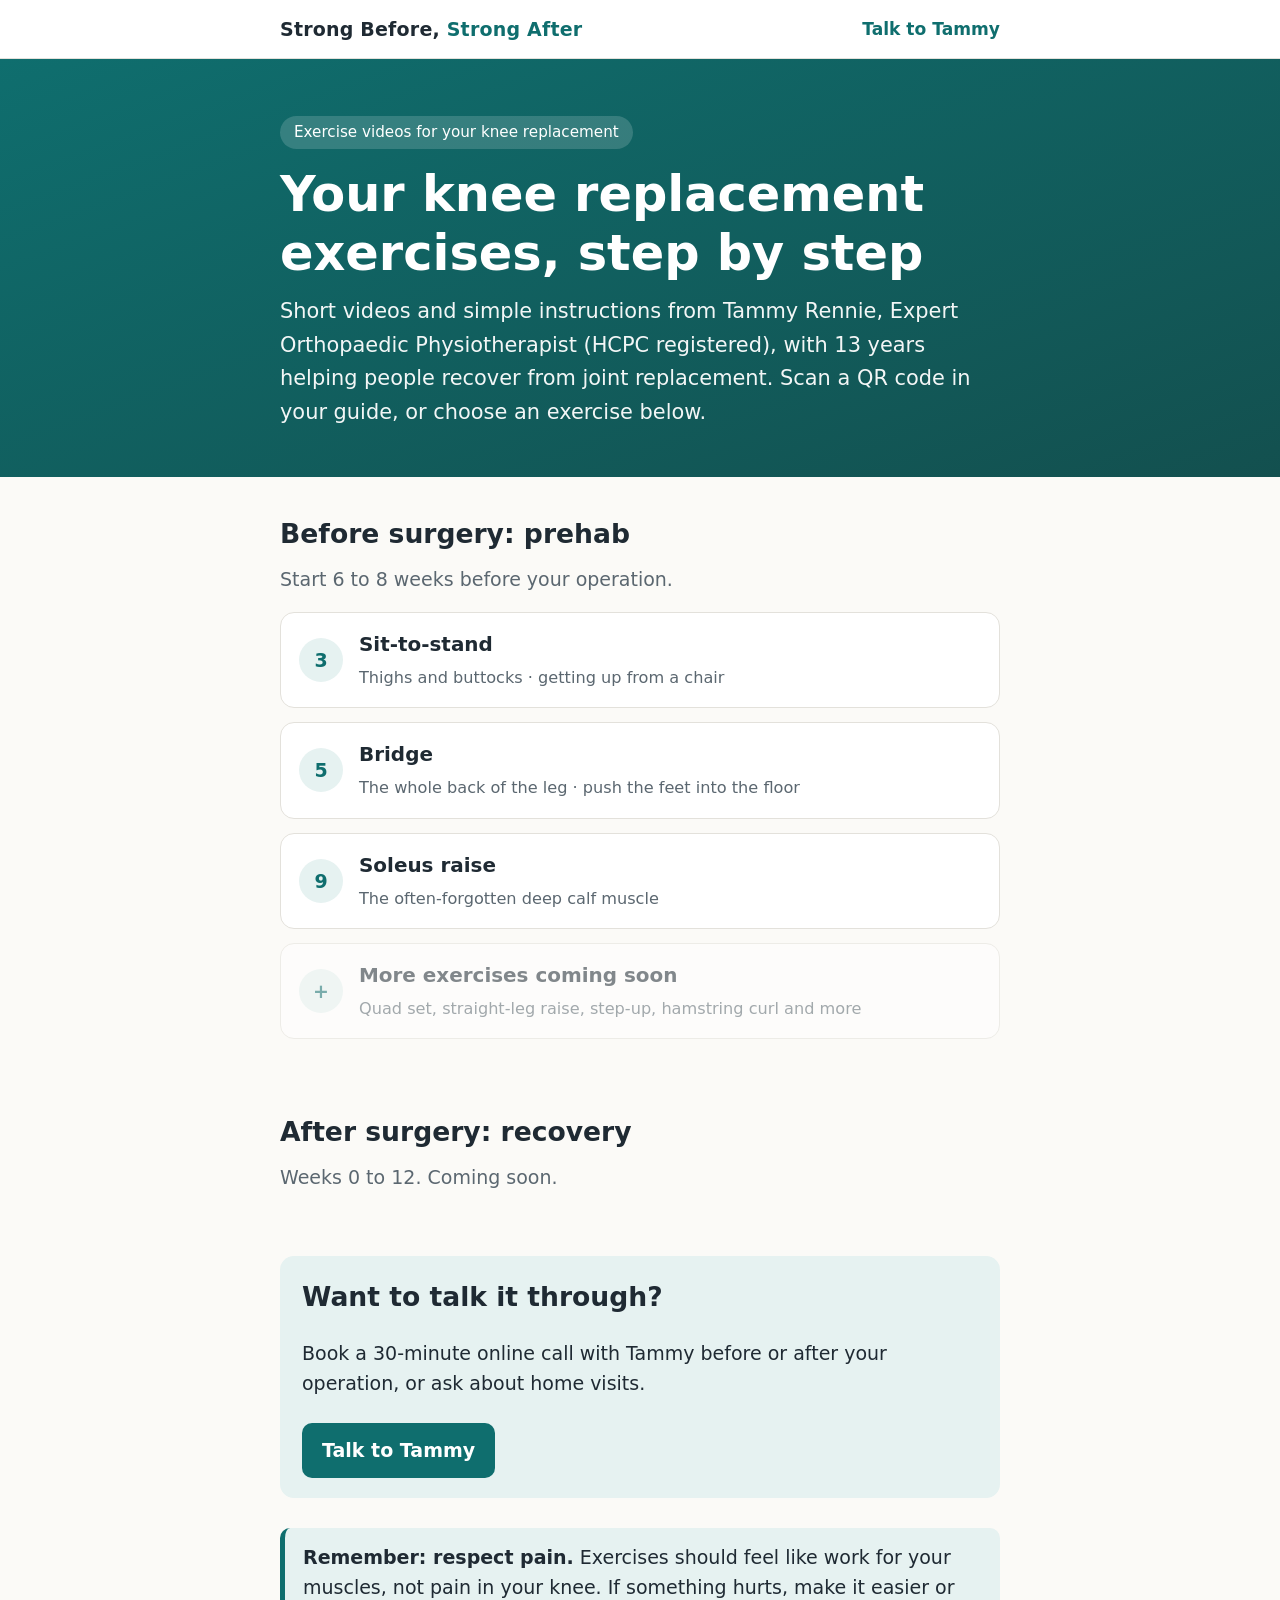
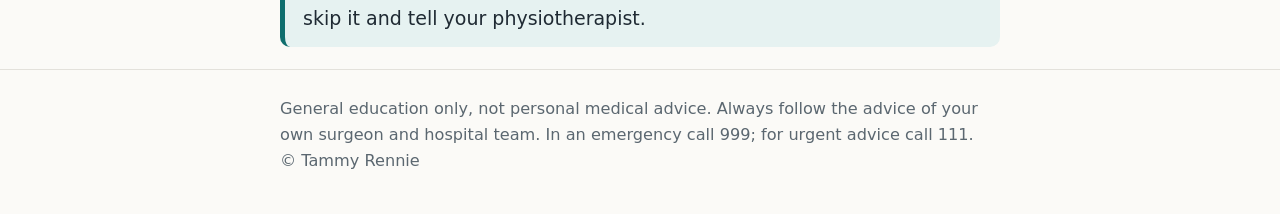
<file: index.html>
<!doctype html>
<html lang="en-GB"><head><meta charset="utf-8"><meta name="viewport" content="width=device-width,initial-scale=1">
<title>Strong Before, Strong After: Knee Replacement Exercises</title><link rel="stylesheet" href="style.css"></head>
<body>
<header class="top"><div class="wrap"><a class="brand" href="index.html">Strong Before, <span>Strong After</span></a><a href="book.html" class="navlink">Talk to Tammy</a></div></header>
<div class="hero"><div class="wrap">
<div class="badge">Exercise videos for your knee replacement</div>
<h1>Your knee replacement exercises, step by step</h1>
<p>Short videos and simple instructions from Tammy Rennie, Expert Orthopaedic Physiotherapist (HCPC registered), with 13 years helping people recover from joint replacement. Scan a QR code in your guide, or choose an exercise below.</p>
</div></div>
<main class="wrap">
<section>
<h2>Before surgery: prehab</h2>
<p class="phase">Start 6 to 8 weeks before your operation.</p>
<div class="grid">
<a class="card" href="exercises/sit-to-stand.html"><div class="num">3</div><div><strong>Sit-to-stand</strong><small>Thighs and buttocks · getting up from a chair</small></div></a>
<a class="card" href="exercises/bridge.html"><div class="num">5</div><div><strong>Bridge</strong><small>The whole back of the leg · push the feet into the floor</small></div></a>
<a class="card" href="exercises/soleus-raise.html"><div class="num">9</div><div><strong>Soleus raise</strong><small>The often-forgotten deep calf muscle</small></div></a>
<div class="card soon"><div class="num">+</div><div><strong>More exercises coming soon</strong><small>Quad set, straight-leg raise, step-up, hamstring curl and more</small></div></div>
</div>
</section>
<section>
<h2>After surgery: recovery</h2>
<p class="phase">Weeks 0 to 12. Coming soon.</p>
</section>
<div class="cta"><h2>Want to talk it through?</h2><p>Book a 30-minute online call with Tammy before or after your operation, or ask about home visits.</p><a class="btn" href="book.html">Talk to Tammy</a></div>
<div class="note teal"><strong>Remember: respect pain.</strong> Exercises should feel like work for your muscles, not pain in your knee. If something hurts, make it easier or skip it and tell your physiotherapist.</div>
</main>
<footer><div class="wrap">General education only, not personal medical advice. Always follow the advice of your own surgeon and hospital team. In an emergency call 999; for urgent advice call 111.<br>© Tammy Rennie</div></footer>
</body></html>
</file>
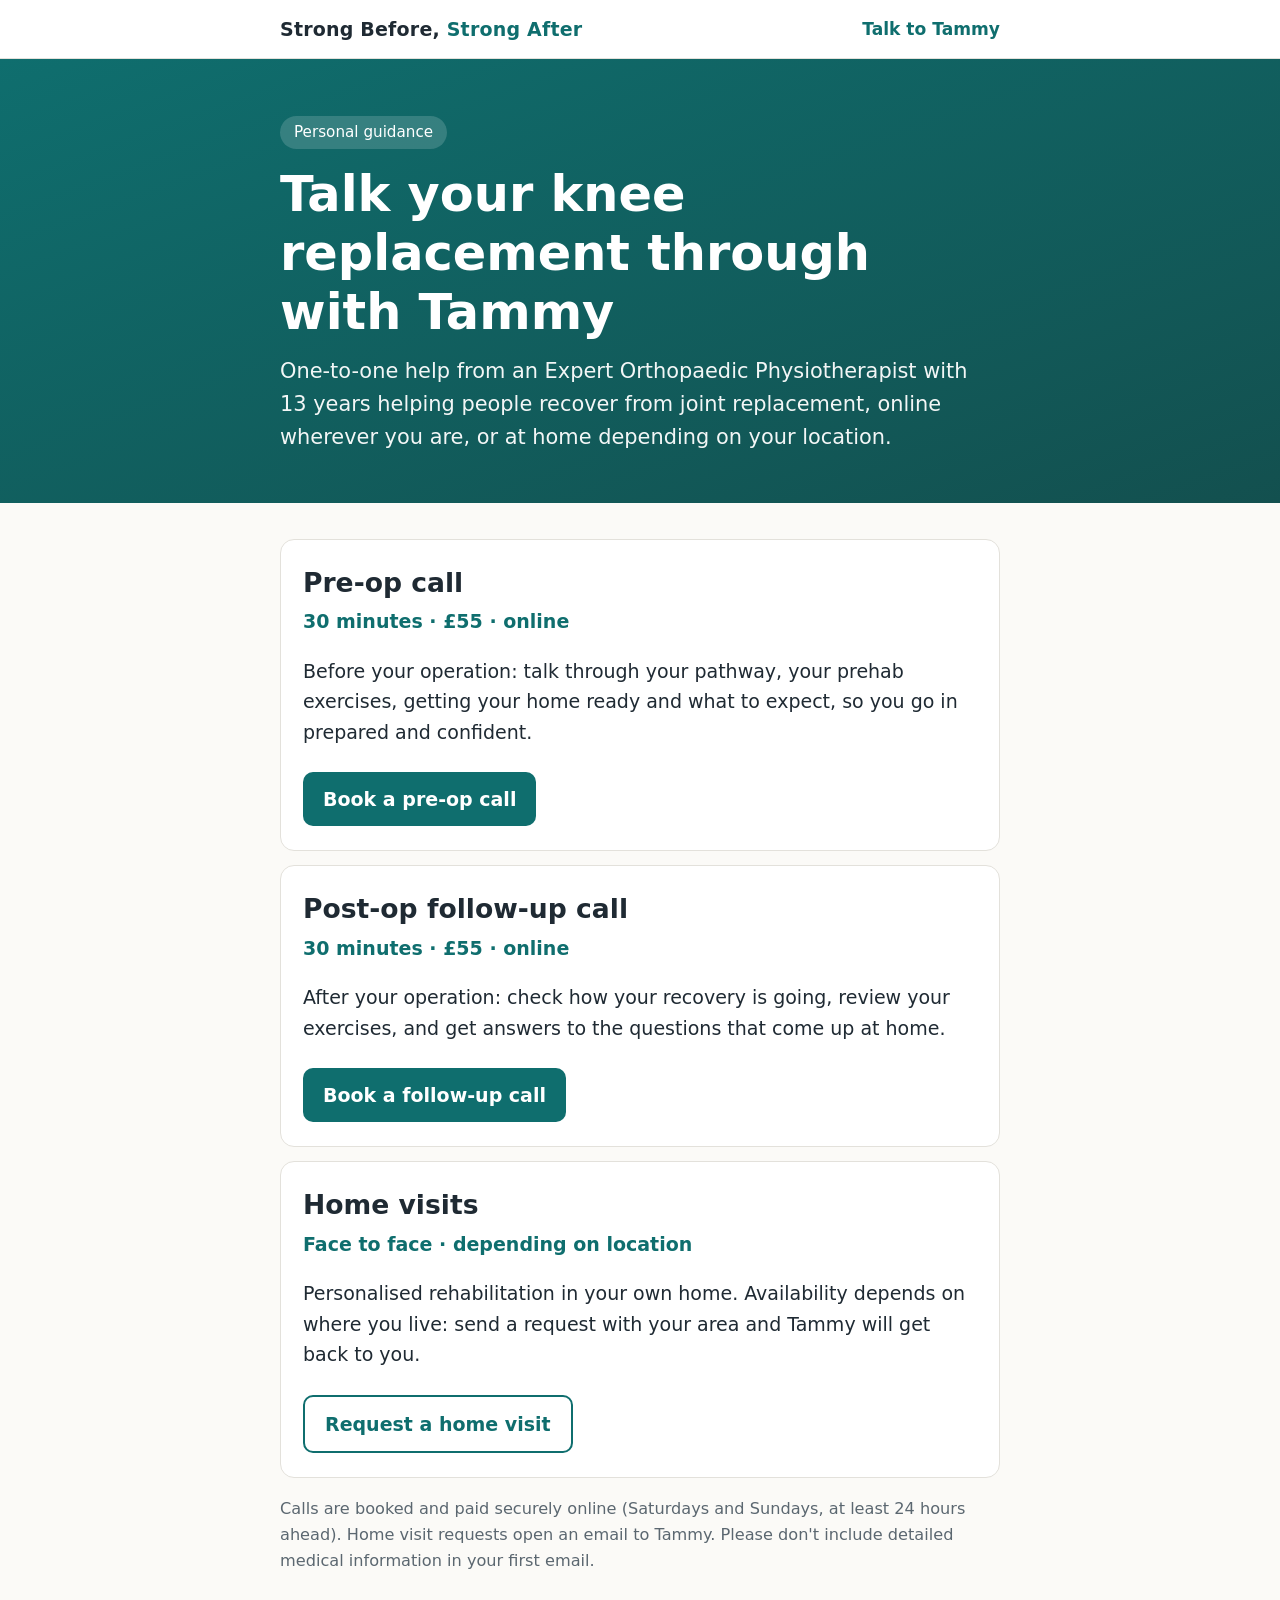
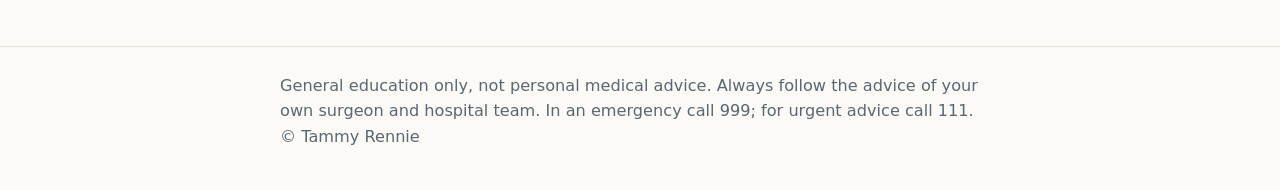
<file: book.html>
<!doctype html>
<html lang="en-GB"><head><meta charset="utf-8"><meta name="viewport" content="width=device-width,initial-scale=1">
<title>Talk to Tammy | Strong Before, Strong After</title><link rel="stylesheet" href="style.css"></head>
<body>
<header class="top"><div class="wrap"><a class="brand" href="index.html">Strong Before, <span>Strong After</span></a><a href="book.html" class="navlink">Talk to Tammy</a></div></header>
<div class="hero"><div class="wrap">
<div class="badge">Personal guidance</div>
<h1>Talk your knee replacement through with Tammy</h1>
<p>One-to-one help from an Expert Orthopaedic Physiotherapist with 13 years helping people recover from joint replacement, online wherever you are, or at home depending on your location.</p>
</div></div>
<main class="wrap">
<section>
<div class="grid">
<div class="service"><h2>Pre-op call</h2><p class="price">30 minutes · £55 · online</p>
<p>Before your operation: talk through your pathway, your prehab exercises, getting your home ready and what to expect, so you go in prepared and confident.</p>
<a class="btn" href="https://tidycal.com/tamararennietr/pre-operation-call" target="_blank" rel="noopener">Book a pre-op call</a></div>
<div class="service"><h2>Post-op follow-up call</h2><p class="price">30 minutes · £55 · online</p>
<p>After your operation: check how your recovery is going, review your exercises, and get answers to the questions that come up at home.</p>
<a class="btn" href="https://tidycal.com/tamararennietr/post-operation-call" target="_blank" rel="noopener">Book a follow-up call</a></div>
<div class="service"><h2>Home visits</h2><p class="price">Face to face · depending on location</p>
<p>Personalised rehabilitation in your own home. Availability depends on where you live: send a request with your area and Tammy will get back to you.</p>
<a class="btn outline" href="mailto:hello@tammyrennie.co.uk?subject=Home%20visit%20request&body=Hello%20Tammy%2C%0A%0AI%27d%20like%20to%20ask%20about%20home%20visits.%0A%0AMy%20area%20%2F%20postcode%20district%3A%20%0AOperation%20date%20(if%20known)%3A%20%0ADays%20that%20suit%20me%3A%20%0A%0AThank%20you">Request a home visit</a></div>
</div>
<p class="small">Calls are booked and paid securely online (Saturdays and Sundays, at least 24 hours ahead). Home visit requests open an email to Tammy. Please don't include detailed medical information in your first email.</p>
</section>
</main>
<footer><div class="wrap">General education only, not personal medical advice. Always follow the advice of your own surgeon and hospital team. In an emergency call 999; for urgent advice call 111.<br>© Tammy Rennie</div></footer>
</body></html>
</file>
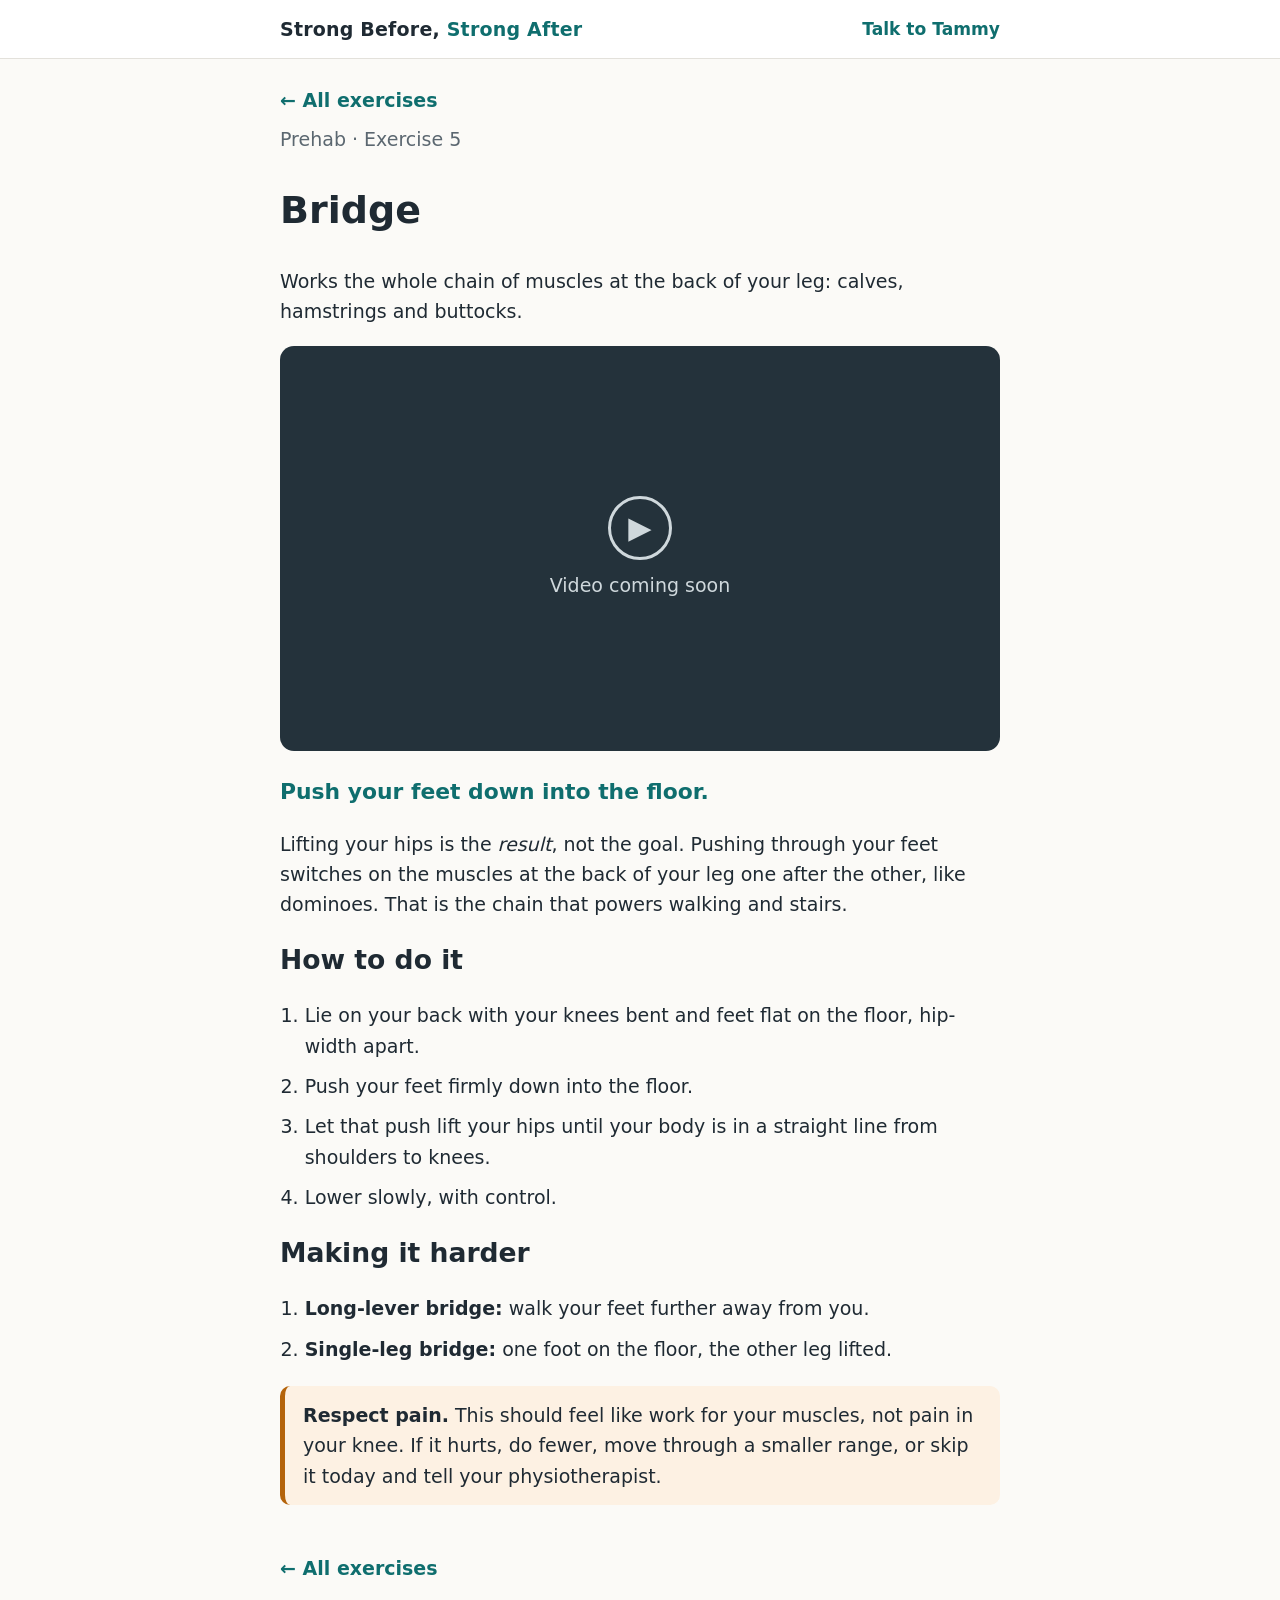
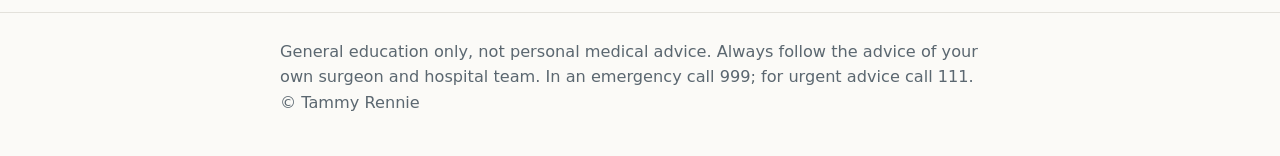
<file: exercises/bridge.html>
<!doctype html>
<html lang="en-GB"><head><meta charset="utf-8"><meta name="viewport" content="width=device-width,initial-scale=1">
<title>Bridge | Strong Before, Strong After</title><link rel="stylesheet" href="../style.css"></head>
<body>
<header class="top"><div class="wrap"><a class="brand" href="../index.html">Strong Before, <span>Strong After</span></a><a href="../book.html" class="navlink">Talk to Tammy</a></div></header>
<main class="wrap">
<a class="back" href="../index.html">← All exercises</a>
<p class="phase">Prehab · Exercise 5</p>
<h1>Bridge</h1>
<p>Works the whole chain of muscles at the back of your leg: calves, hamstrings and buttocks.</p>
<div class="video"><div class="play">▶</div><div>Video coming soon</div></div>
<p class="cue">Push your feet down into the floor.</p>
<p>Lifting your hips is the <em>result</em>, not the goal. Pushing through your feet switches on the muscles at the back of your leg one after the other, like dominoes. That is the chain that powers walking and stairs.</p>
<h2>How to do it</h2>
<ol class="steps"><li>Lie on your back with your knees bent and feet flat on the floor, hip-width apart.</li><li>Push your feet firmly down into the floor.</li><li>Let that push lift your hips until your body is in a straight line from shoulders to knees.</li><li>Lower slowly, with control.</li></ol>
<h2>Making it harder</h2>
<ol class="steps"><li><strong>Long-lever bridge:</strong> walk your feet further away from you.</li><li><strong>Single-leg bridge:</strong> one foot on the floor, the other leg lifted.</li></ol>
<div class="note"><strong>Respect pain.</strong> This should feel like work for your muscles, not pain in your knee. If it hurts, do fewer, move through a smaller range, or skip it today and tell your physiotherapist.</div>
<a class="back" href="../index.html">← All exercises</a>
</main>
<footer><div class="wrap">General education only, not personal medical advice. Always follow the advice of your own surgeon and hospital team. In an emergency call 999; for urgent advice call 111.<br>© Tammy Rennie</div></footer>
</body></html>
</file>
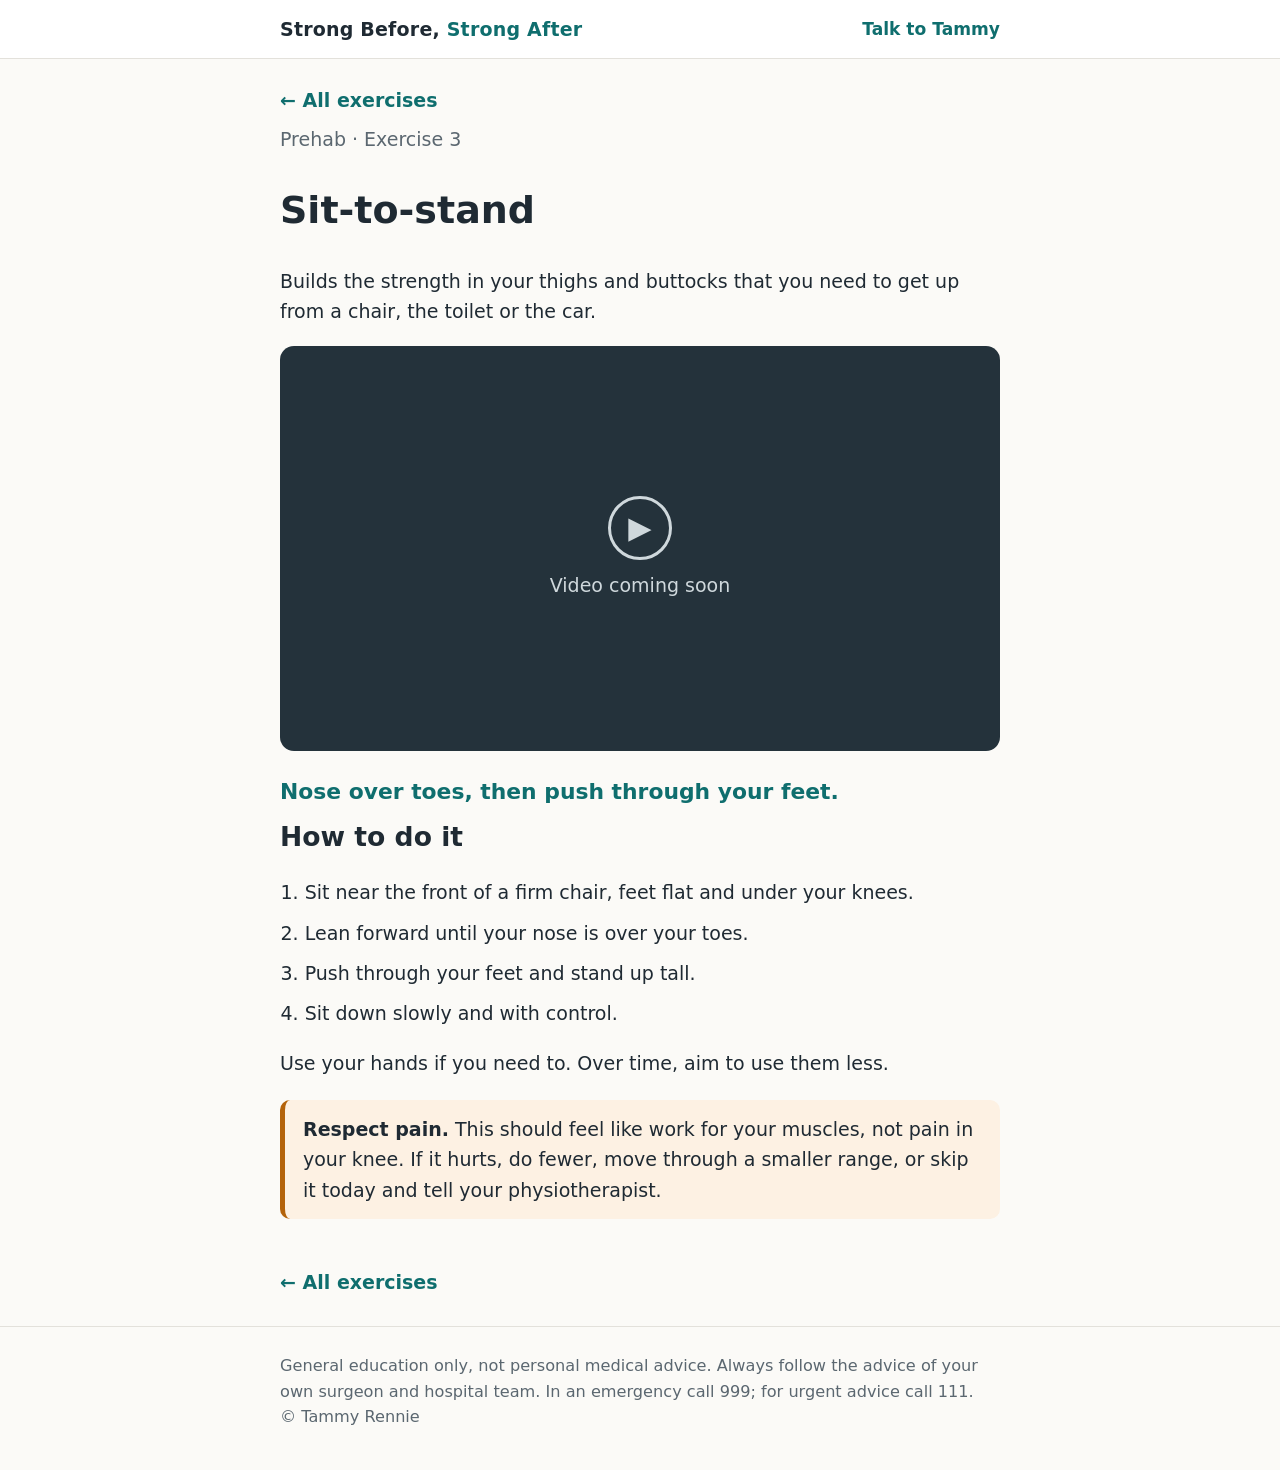
<file: exercises/sit-to-stand.html>
<!doctype html>
<html lang="en-GB"><head><meta charset="utf-8"><meta name="viewport" content="width=device-width,initial-scale=1">
<title>Sit-to-stand | Strong Before, Strong After</title><link rel="stylesheet" href="../style.css"></head>
<body>
<header class="top"><div class="wrap"><a class="brand" href="../index.html">Strong Before, <span>Strong After</span></a><a href="../book.html" class="navlink">Talk to Tammy</a></div></header>
<main class="wrap">
<a class="back" href="../index.html">← All exercises</a>
<p class="phase">Prehab · Exercise 3</p>
<h1>Sit-to-stand</h1>
<p>Builds the strength in your thighs and buttocks that you need to get up from a chair, the toilet or the car.</p>
<div class="video"><div class="play">▶</div><div>Video coming soon</div></div>
<p class="cue">Nose over toes, then push through your feet.</p>
<h2>How to do it</h2>
<ol class="steps"><li>Sit near the front of a firm chair, feet flat and under your knees.</li><li>Lean forward until your nose is over your toes.</li><li>Push through your feet and stand up tall.</li><li>Sit down slowly and with control.</li></ol>
<p>Use your hands if you need to. Over time, aim to use them less.</p>
<div class="note"><strong>Respect pain.</strong> This should feel like work for your muscles, not pain in your knee. If it hurts, do fewer, move through a smaller range, or skip it today and tell your physiotherapist.</div>
<a class="back" href="../index.html">← All exercises</a>
</main>
<footer><div class="wrap">General education only, not personal medical advice. Always follow the advice of your own surgeon and hospital team. In an emergency call 999; for urgent advice call 111.<br>© Tammy Rennie</div></footer>
</body></html>
</file>
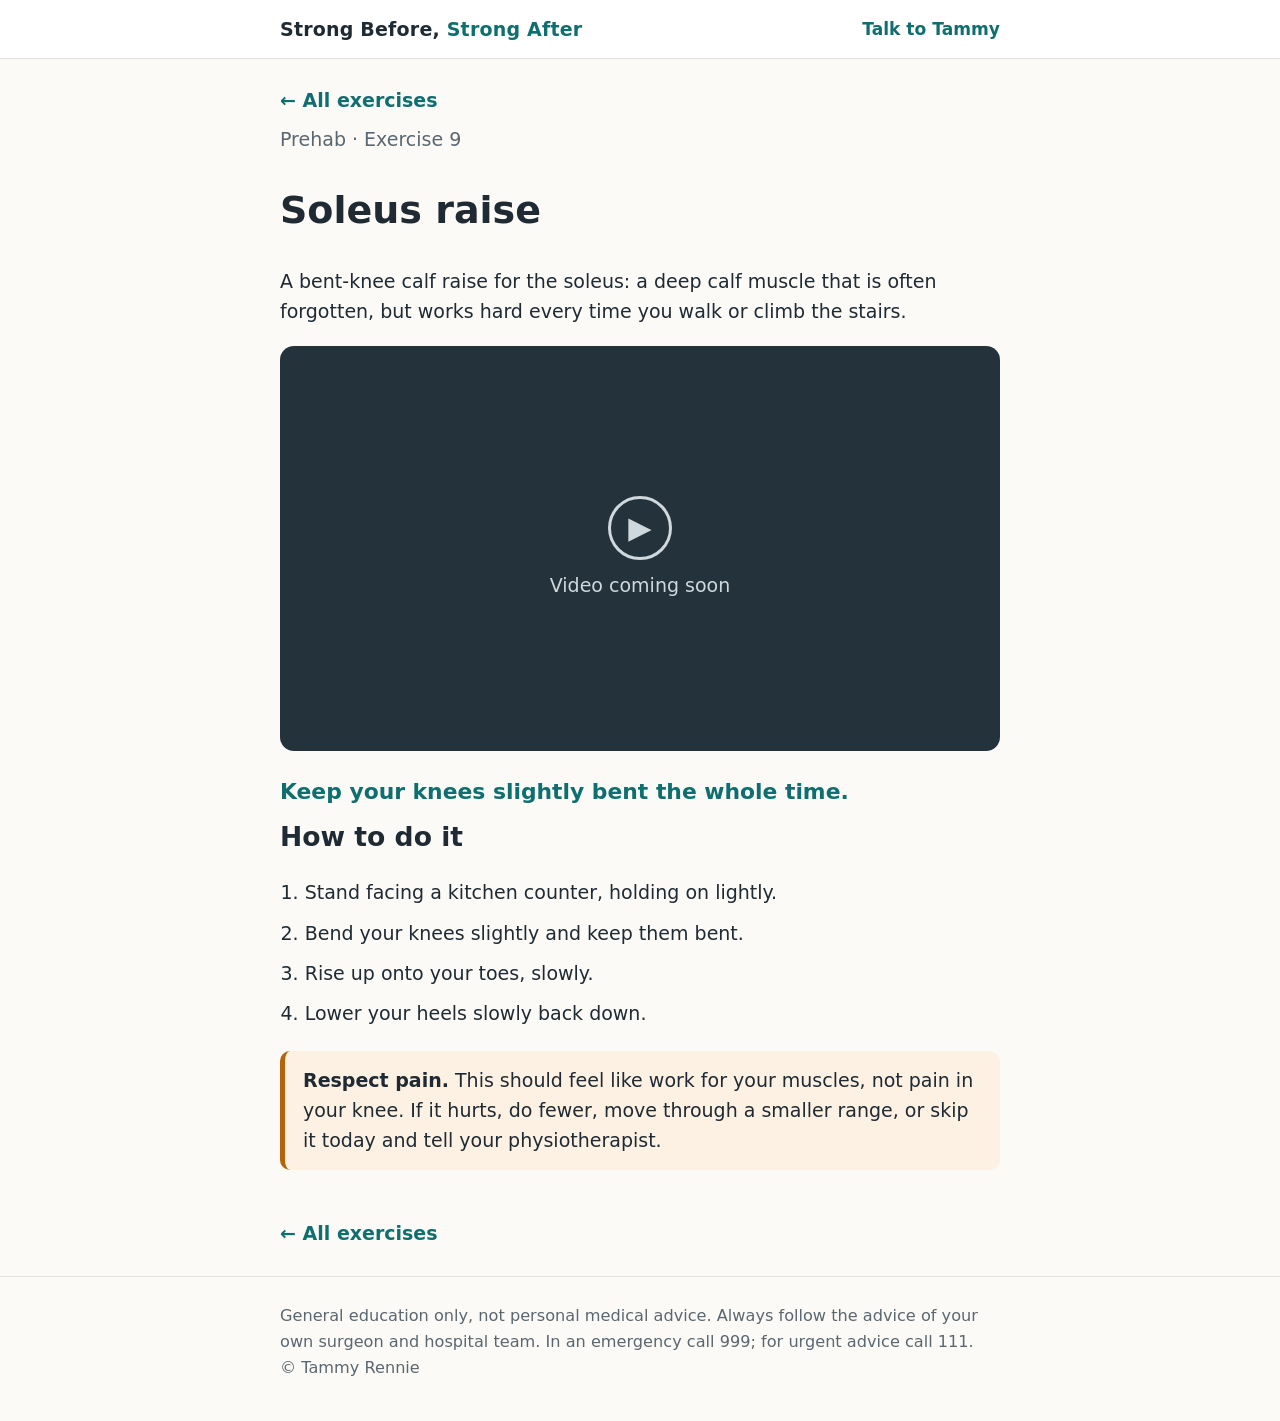
<file: exercises/soleus-raise.html>
<!doctype html>
<html lang="en-GB"><head><meta charset="utf-8"><meta name="viewport" content="width=device-width,initial-scale=1">
<title>Soleus raise | Strong Before, Strong After</title><link rel="stylesheet" href="../style.css"></head>
<body>
<header class="top"><div class="wrap"><a class="brand" href="../index.html">Strong Before, <span>Strong After</span></a><a href="../book.html" class="navlink">Talk to Tammy</a></div></header>
<main class="wrap">
<a class="back" href="../index.html">← All exercises</a>
<p class="phase">Prehab · Exercise 9</p>
<h1>Soleus raise</h1>
<p>A bent-knee calf raise for the soleus: a deep calf muscle that is often forgotten, but works hard every time you walk or climb the stairs.</p>
<div class="video"><div class="play">▶</div><div>Video coming soon</div></div>
<p class="cue">Keep your knees slightly bent the whole time.</p>
<h2>How to do it</h2>
<ol class="steps"><li>Stand facing a kitchen counter, holding on lightly.</li><li>Bend your knees slightly and keep them bent.</li><li>Rise up onto your toes, slowly.</li><li>Lower your heels slowly back down.</li></ol>
<div class="note"><strong>Respect pain.</strong> This should feel like work for your muscles, not pain in your knee. If it hurts, do fewer, move through a smaller range, or skip it today and tell your physiotherapist.</div>
<a class="back" href="../index.html">← All exercises</a>
</main>
<footer><div class="wrap">General education only, not personal medical advice. Always follow the advice of your own surgeon and hospital team. In an emergency call 999; for urgent advice call 111.<br>© Tammy Rennie</div></footer>
</body></html>
</file>
<file: style.css>
:root{--ink:#1f2a33;--muted:#5b6770;--teal:#0f6e6e;--teal-soft:#e6f2f1;--amber:#b4630a;--amber-soft:#fdf1e3;--bg:#fbfaf7;--card:#fff;--line:#e3e1db}
*{box-sizing:border-box}
html{font-size:19px}
body{margin:0;font-family:"Segoe UI",system-ui,-apple-system,Roboto,Helvetica,Arial,sans-serif;color:var(--ink);background:var(--bg);line-height:1.6}
a{color:var(--teal)}
.wrap{max-width:760px;margin:0 auto;padding:0 20px}
header.top{background:var(--card);border-bottom:1px solid var(--line)}
header.top .wrap{display:flex;align-items:center;justify-content:space-between;padding-top:14px;padding-bottom:14px}
.brand{font-weight:700;text-decoration:none;color:var(--ink);letter-spacing:.2px}
.brand span{color:var(--teal)}
.hero{background:linear-gradient(160deg,var(--teal) 0%,#13504f 100%);color:#fff;padding:56px 0 48px}
.hero h1{font-size:2.1rem;line-height:1.2;margin:0 0 12px}
.hero p{font-size:1.1rem;margin:0;opacity:.95;max-width:34em}
.badge{display:inline-block;background:rgba(255,255,255,.16);border-radius:99px;padding:4px 14px;font-size:.8rem;margin-bottom:16px}
section{padding:36px 0}
h2{font-size:1.4rem;margin:0 0 8px}
.phase{color:var(--muted);margin:0 0 18px}
.grid{display:grid;gap:14px}
.card{display:flex;align-items:center;gap:16px;background:var(--card);border:1px solid var(--line);border-radius:14px;padding:16px 18px;text-decoration:none;color:var(--ink);transition:border-color .15s}
.card:hover{border-color:var(--teal)}
.num{flex:0 0 44px;height:44px;border-radius:50%;background:var(--teal-soft);color:var(--teal);font-weight:700;display:flex;align-items:center;justify-content:center}
.card strong{display:block;font-size:1.05rem}
.card small{color:var(--muted);font-size:.85rem}
.soon{opacity:.55;pointer-events:none}
.note{background:var(--amber-soft);border-left:5px solid var(--amber);border-radius:10px;padding:14px 18px;margin:22px 0}
.note.teal{background:var(--teal-soft);border-color:var(--teal)}
.video{aspect-ratio:16/9;border-radius:14px;background:#24323b;color:#cfd8dc;display:flex;flex-direction:column;align-items:center;justify-content:center;text-align:center;margin:8px 0 24px}
.video .play{width:64px;height:64px;border-radius:50%;border:3px solid #cfd8dc;display:flex;align-items:center;justify-content:center;font-size:1.6rem;margin-bottom:10px}
ol.steps{padding-left:1.3em}
ol.steps li{margin-bottom:10px}
.cue{font-size:1.15rem;font-weight:600;color:var(--teal);margin:0 0 6px}
.back{display:inline-block;margin:26px 0 8px;font-weight:600;text-decoration:none}
footer{border-top:1px solid var(--line);color:var(--muted);font-size:.85rem;padding:26px 0 40px;margin-top:20px}
@media (min-width:700px){.hero h1{font-size:2.6rem}}
.navlink{font-weight:600;text-decoration:none;font-size:.9rem}
.service{background:var(--card);border:1px solid var(--line);border-radius:14px;padding:22px 22px 24px}
.service h2{margin-bottom:2px}
.price{color:var(--teal);font-weight:700;margin:0 0 10px}
.btn{display:inline-block;background:var(--teal);color:#fff;text-decoration:none;font-weight:700;padding:12px 20px;border-radius:10px;margin-top:6px}
.btn.outline{background:transparent;color:var(--teal);border:2px solid var(--teal)}
.small{color:var(--muted);font-size:.85rem;margin-top:18px}
.cta{background:var(--teal-soft);border-radius:14px;padding:20px 22px;margin:10px 0 30px}
</file>
